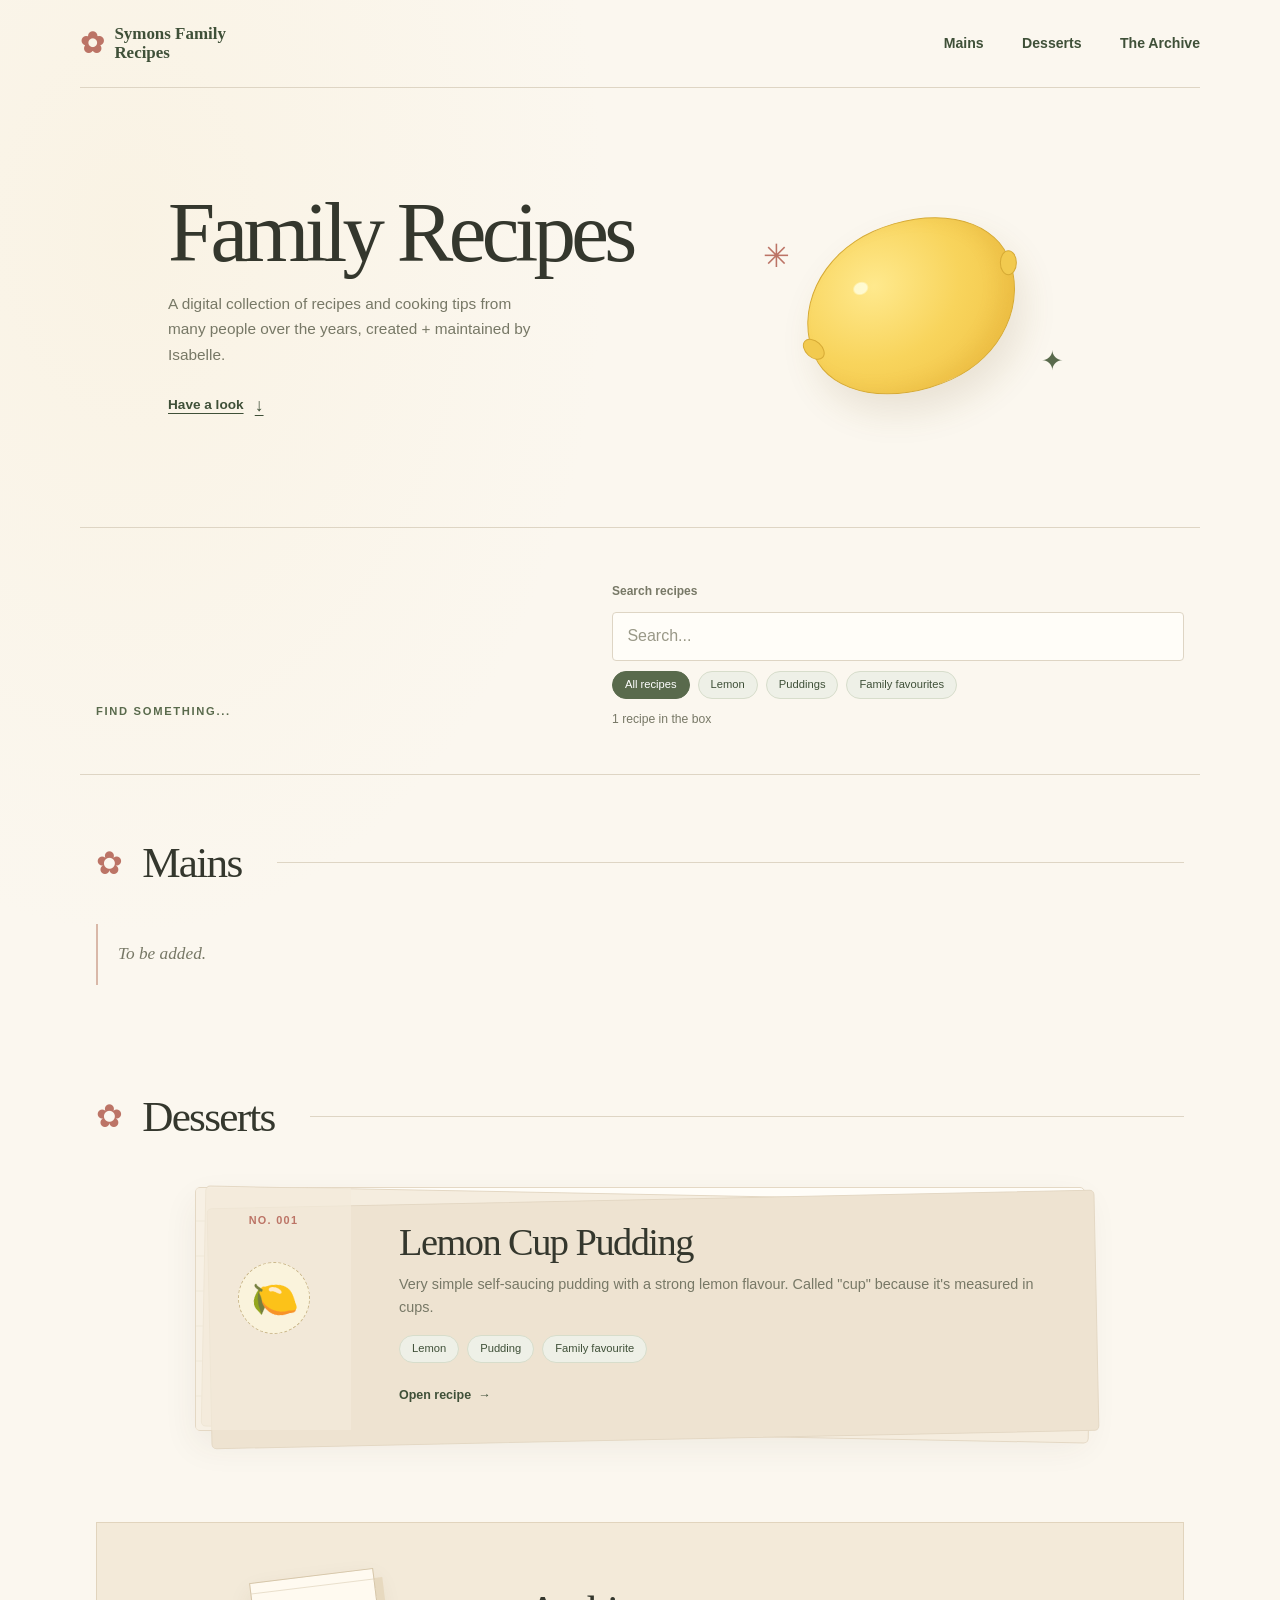
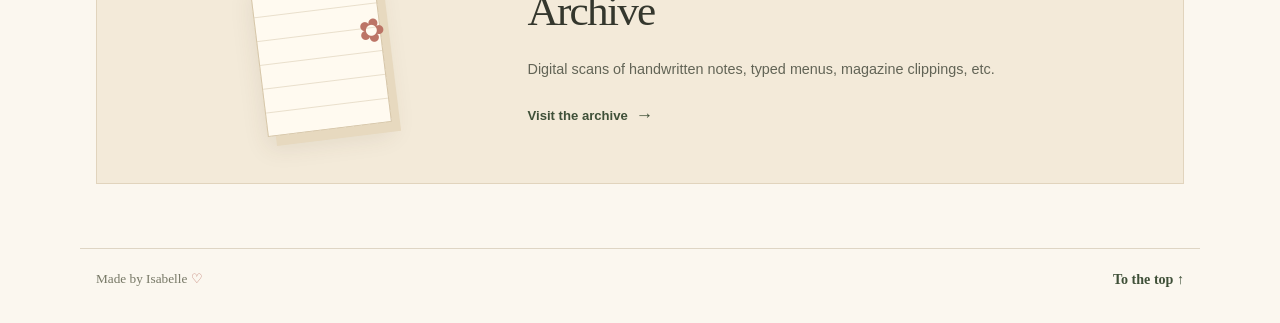
<file: index.html>
<!doctype html>
<html lang="en">
  <head>
    <meta charset="utf-8">
    <meta name="viewport" content="width=device-width, initial-scale=1">
    <meta name="theme-color" content="#f8f2e7">
    <meta name="description" content="A home for our recipes.">
    <title>SFR</title>
    <link rel="stylesheet" href="styles.css">
    <script src="script.js" defer></script>
  </head>
  <body>
    <a class="skip-link" href="#main">Skip to recipes</a>

    <header class="site-header">
      <a class="wordmark" href="#top" aria-label="Home">
        <span class="wordmark-icon" aria-hidden="true">✿</span>
        <span>Symons Family<br>Recipes</span>
      </a>
      <nav class="main-nav" aria-label="Main navigation">
        <a href="#mains">Mains</a>
        <a href="#desserts">Desserts</a>
        <a href="archive.html">The Archive</a>
      </nav>
    </header>

    <main id="main">
      <section class="welcome" id="top" aria-labelledby="welcome-title">
        <div class="welcome-copy">
          <h1 id="welcome-title">Family Recipes<br></h1>
          <p class="welcome-note">A digital collection of recipes and cooking tips from many people over the years, created + maintained by Isabelle.</p>
          <a class="browse-link" href="#desserts">Have a look <span aria-hidden="true">↓</span></a>
        </div>
        <div class="welcome-art" aria-label="A lemon illustration">
          <span class="art-sparkle sparkle-one" aria-hidden="true">✳</span>
          <span class="art-sparkle sparkle-two" aria-hidden="true">✦</span>
          <span class="lemon" aria-hidden="true"></span>
        </div>
      </section>

      <section class="browse-section" aria-labelledby="browse-title">
        <div class="section-heading">
          <p class="eyebrow">Find something...</p>
        </div>
        <div class="browse-tools">
          <label class="search-label" for="recipe-search">Search recipes</label>
          <input id="recipe-search" type="search" placeholder="Search..." autocomplete="off">
          <div class="tag-list" aria-label="Filter recipes by tag">
            <button class="tag-button is-active" type="button" data-tag="all" aria-pressed="true">All recipes</button>
            <button class="tag-button" type="button" data-tag="lemon" aria-pressed="false">Lemon</button>
            <button class="tag-button" type="button" data-tag="pudding" aria-pressed="false">Puddings</button>
            <button class="tag-button" type="button" data-tag="family-favourite" aria-pressed="false">Family favourites</button>
          </div>
          <p class="result-count" id="result-count" aria-live="polite"></p>
          <p class="no-results" id="no-results" hidden>Nothing found. Try another word or tag.</p>
        </div>
      </section>

      <section class="recipe-section" id="mains" data-recipe-section aria-labelledby="mains-title">
        <div class="category-heading">
          <span class="category-flower" aria-hidden="true">✿</span>
          <div>
            <h2 id="mains-title">Mains</h2>
          </div>
          <span class="category-rule" aria-hidden="true"></span>
        </div>
        <p class="empty-note">To be added.</p>
      </section>

      <section class="recipe-section" id="desserts" data-recipe-section aria-labelledby="desserts-title">
        <div class="category-heading">
          <span class="category-flower" aria-hidden="true">✿</span>
          <div>
            <h2 id="desserts-title">Desserts</h2>
          </div>
          <span class="category-rule" aria-hidden="true"></span>
        </div>

        <div class="recipe-list">
          <article class="recipe-card" data-tags="lemon pudding family-favourite">
            <div class="recipe-card-top">
              <span class="recipe-number">No. 001</span>
              <span class="recipe-doodle" aria-hidden="true">🍋</span>
            </div>
            <div class="recipe-card-content">
              <h3><a href="recipes/lemon-cup-pudding.html">Lemon Cup Pudding</a></h3>
              <p class="recipe-intro">Very simple self-saucing pudding with a strong lemon flavour. Called "cup" because it's measured in cups.</p>
              <div class="recipe-tags" aria-label="Recipe tags">
                <span>Lemon</span>
                <span>Pudding</span>
                <span>Family favourite</span>
              </div>
              <a class="recipe-card-cta" href="recipes/lemon-cup-pudding.html">Open recipe <span aria-hidden="true">→</span></a>
            </div>
          </article>
        </div>
      </section>

      <a class="archive-section" id="archive" href="archive.html">
        <div class="archive-art" aria-hidden="true">
          <span class="archive-paper"></span>
          <span class="archive-flower">✿</span>
        </div>
        <div class="archive-copy">
          <h2 id="archive-title">Archive</h2>
          <p>Digital scans of handwritten notes, typed menus, magazine clippings, etc.</p>
          <span class="archive-link-label">Visit the archive <span aria-hidden="true">→</span></span>
        </div>
      </a>
    </main>

    <footer class="site-footer">
      <p>Made by Isabelle <span aria-hidden="true">♡</span></p>
      <a href="#top">To the top ↑</a>
    </footer>
  </body>
</html>
</file>
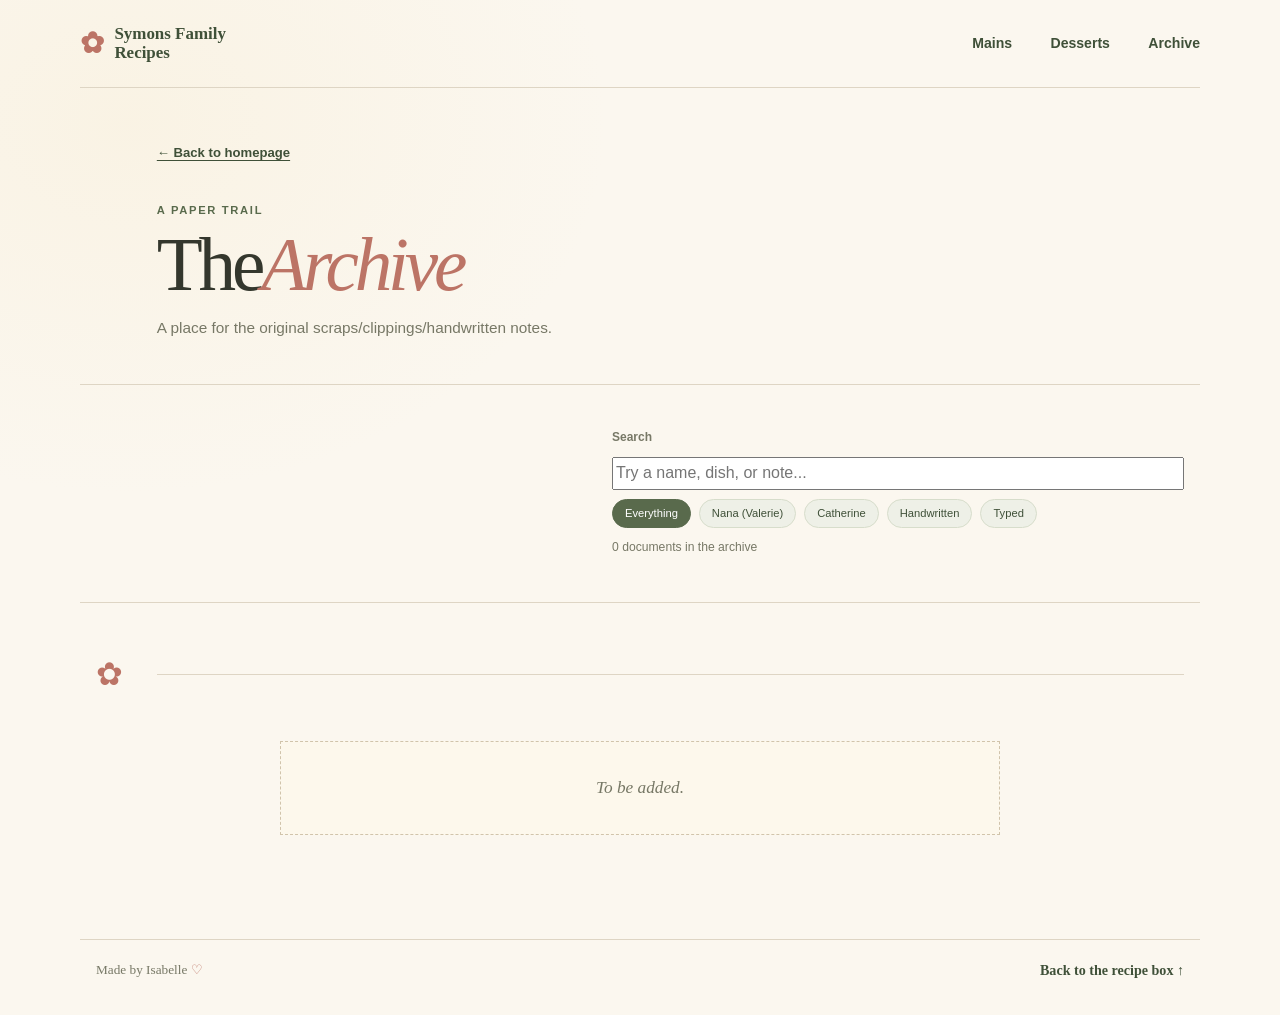
<file: archive.html>
<!doctype html>
<html lang="en">
  <head>
    <meta charset="utf-8">
    <meta name="viewport" content="width=device-width, initial-scale=1">
    <meta name="theme-color" content="#f8f2e7">
    <meta name="description" content="Scans and stories from the Symons family recipe archive.">
    <title>The Archive | Symons Family Recipes</title>
    <link rel="stylesheet" href="styles.css">
    <script src="archive.js" defer></script>
  </head>
  <body>
    <a class="skip-link" href="#main">Skip to archive</a>

    <header class="site-header">
      <a class="wordmark" href="index.html#top" aria-label="Symons Family Recipes home">
        <span class="wordmark-icon" aria-hidden="true">✿</span>
        <span>Symons Family<br>Recipes</span>
      </a>
      <nav class="main-nav" aria-label="Main navigation">
        <a href="index.html#mains">Mains</a>
        <a href="index.html#desserts">Desserts</a>
        <a href="archive.html" aria-current="page">Archive</a>
      </nav>
    </header>

    <main id="main">
      <section class="archive-welcome" aria-labelledby="archive-title">
        <a class="back-link" href="index.html">← Back to homepage</a>
        <p class="eyebrow">A paper trail</p>
        <h1 id="archive-title">The<span>Archive</span></h1>
        <p class="welcome-note">A place for the original scraps/clippings/handwritten notes.</p>
      </section>

      <section class="browse-section archive-browse" aria-labelledby="archive-browse-title">
        <div class="section-heading">
        </div>
        <div class="browse-tools">
          <label class="search-label" for="archive-search">Search</label>
          <input id="archive-search" type="search" placeholder="Try a name, dish, or note..." autocomplete="off">
          <div class="tag-list" aria-label="Filter archive items by tag">
            <button class="tag-button is-active" type="button" data-tag="all" aria-pressed="true">Everything</button>
            <button class="tag-button" type="button" data-tag="grandmother" aria-pressed="false">Nana (Valerie)</button>
            <button class="tag-button" type="button" data-tag="magazine" aria-pressed="false">Catherine</button>
            <button class="tag-button" type="button" data-tag="handwritten" aria-pressed="false">Handwritten</button>
            <button class="tag-button" type="button" data-tag="typed" aria-pressed="false">Typed</button>
          </div>
          <p class="result-count" id="archive-result-count" aria-live="polite"></p>
          <p class="no-results" id="archive-no-results" hidden>Nothing matches that search. Try another name or tag.</p>
        </div>
      </section>

      <section class="archive-index" aria-label="Archived recipe documents">
        <div class="archive-index-heading">
          <span class="category-flower" aria-hidden="true">✿</span>
          <span class="category-rule" aria-hidden="true"></span>
        </div>

        <p class="archive-empty" id="archive-empty">
           To be added.
        </p>

        <div class="archive-grid" id="archive-grid"></div>
      </section>

      <template id="archive-entry-template">
        <article class="archive-entry" data-tags="grandmother handwritten">
          <a class="archive-scan" href="images/archive/recipe-card.jpg">
            <img src="images/archive/recipe-card.jpg" alt="Scan of the original recipe card">
            <span class="scan-open">View original ↗</span>
          </a>
          <div class="archive-entry-copy">
            <p class="archive-entry-number">Document No. 001</p>
            <h2>Recipe card title</h2>
            <p class="archive-entry-note">Placeholder text.</p>
            <dl class="archive-details">
              <div><dt>From</dt><dd>Nana</dd></div>
              <div><dt>Type</dt><dd>Handwritten recipe card</dd></div>
            </dl>
            <div class="recipe-tags" aria-label="Document tags">
              <span>Nana</span>
              <span>Handwritten</span>
            </div>
          </div>
        </article>
      </template>
    </main>

    <footer class="site-footer">
      <p>Made by Isabelle <span aria-hidden="true">♡</span></p>
      <a href="index.html">Back to the recipe box ↑</a>
    </footer>
  </body>
</html>
</file>
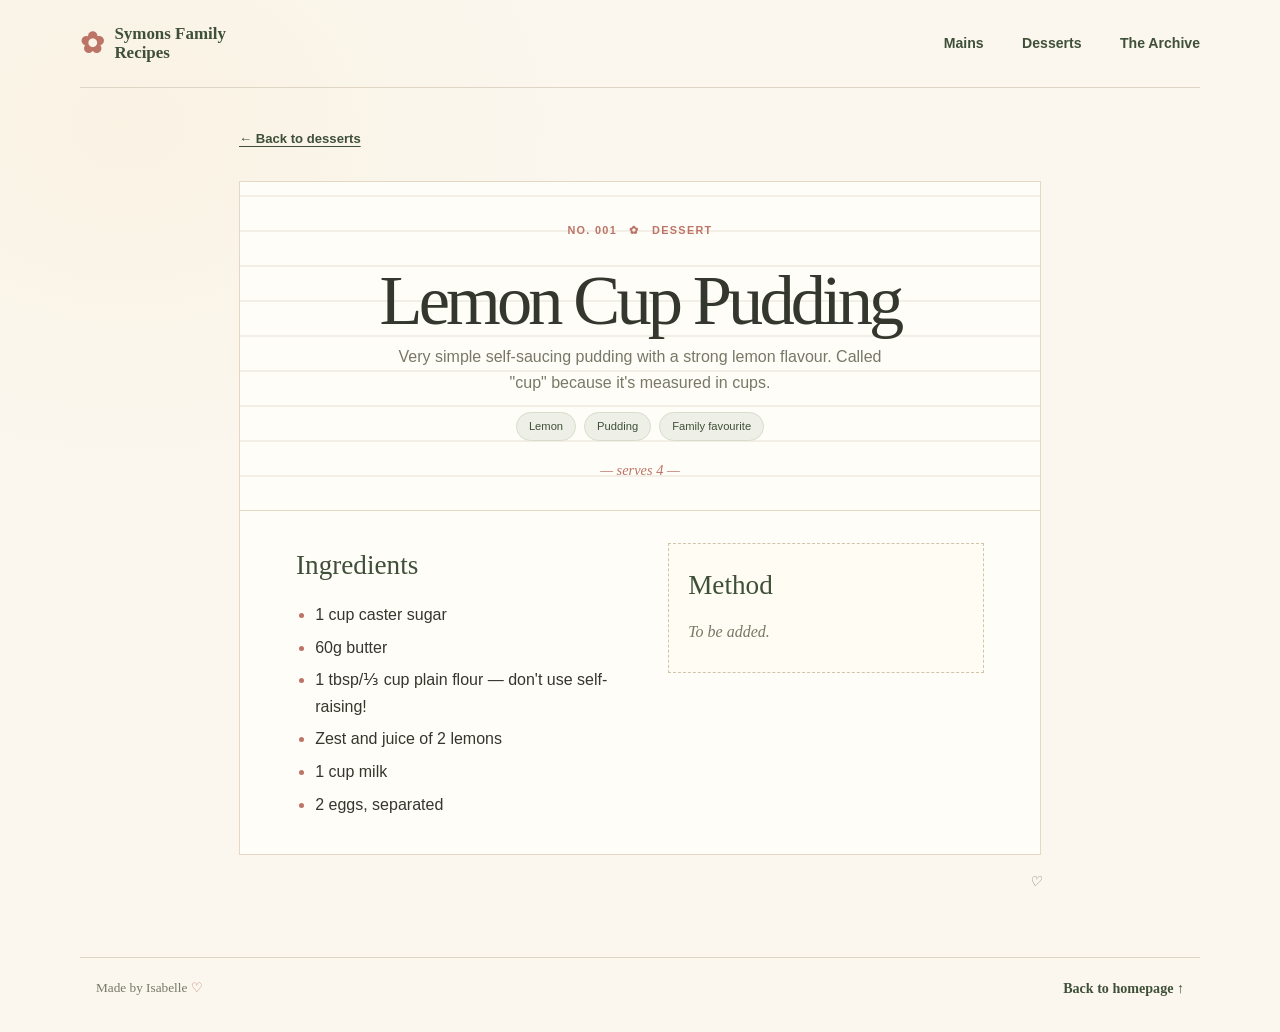
<file: recipes/lemon-cup-pudding.html>
<!doctype html>
<html lang="en">
  <head>
    <meta charset="utf-8">
    <meta name="viewport" content="width=device-width, initial-scale=1">
    <meta name="theme-color" content="#f8f2e7">
    <meta name="description" content="The family recipe for a very simple, strong lemon-flavoured self-saucing pudding.">
    <title>Lemon Cup Pudding | Symons Family Recipes</title>
    <link rel="stylesheet" href="../styles.css">
  </head>
  <body>
    <a class="skip-link" href="#main">Skip to recipe</a>

    <header class="site-header">
      <a class="wordmark" href="../index.html#top" aria-label="Symons Family Recipes home">
        <span class="wordmark-icon" aria-hidden="true">✿</span>
        <span>Symons Family<br>Recipes</span>
      </a>
      <nav class="main-nav" aria-label="Main navigation">
        <a href="../index.html#mains">Mains</a>
        <a href="../index.html#desserts">Desserts</a>
        <a href="../archive.html">The Archive</a>
      </nav>
    </header>

    <main id="main">
      <article class="recipe-page">
        <a class="back-link" href="../index.html#desserts">← Back to desserts</a>
        <header class="recipe-page-header">
          <div class="recipe-page-number">No. 001 <span aria-hidden="true">✿</span> Dessert</div>
          <h1>Lemon Cup Pudding</h1>
          <p class="recipe-page-intro">Very simple self-saucing pudding with a strong lemon flavour. Called "cup" because it's measured in cups.</p>
          <div class="recipe-tags" aria-label="Recipe tags">
            <span>Lemon</span>
            <span>Pudding</span>
            <span>Family favourite</span>
          </div>
          <p class="serves">— serves 4 —</p>
        </header>

        <div class="recipe-page-body">
          <section aria-labelledby="ingredients-title">
            <h2 id="ingredients-title">Ingredients</h2>
            <ul class="ingredient-list">
              <li>1 cup caster sugar</li>
              <li>60g butter</li>
              <li>1 tbsp/⅓ cup plain flour — don't use self-raising!</li>
              <li>Zest and juice of 2 lemons</li>
              <li>1 cup milk</li>
              <li>2 eggs, separated</li>
            </ul>
          </section>

          <section class="recipe-method" aria-labelledby="method-title">
            <h2 id="method-title">Method</h2>
            <p>To be added.</p>
          </section>
        </div>

        <p class="recipe-page-source">♡</p>
      </article>
    </main>

    <footer class="site-footer">
      <p>Made by Isabelle <span aria-hidden="true">♡</span></p>
      <a href="../index.html">Back to homepage ↑</a>
    </footer>
  </body>
</html>
</file>
<file: styles.css>
:root {
  color-scheme: light;
  --paper: #fbf7ef;
  --paper-deep: #f2e9d8;
  --ink: #34372d;
  --muted: #777866;
  --green: #596a4c;
  --green-dark: #3f5038;
  --rose: #bc7466;
  --yellow: #f3c94f;
  --line: #ded5c4;
  --serif: Georgia, 'Times New Roman', serif;
  --sans: 'Segoe UI', Arial, sans-serif;
}

* {
  box-sizing: border-box;
}

html {
  scroll-behavior: smooth;
}

body {
  margin: 0;
  background:
    radial-gradient(ellipse at 10% 12%, rgb(245 230 195 / 25%), transparent 30rem),
    var(--paper);
  color: var(--ink);
  font-family: var(--sans);
  line-height: 1.65;
}

a {
  color: inherit;
}

button,
input {
  font: inherit;
}

.skip-link {
  position: absolute;
  z-index: 5;
  top: 0.75rem;
  left: 0.75rem;
  padding: 0.6rem 0.9rem;
  transform: translateY(-160%);
  background: var(--ink);
  color: white;
}

.skip-link:focus {
  transform: translateY(0);
}

.site-header,
main,
.site-footer {
  width: min(1120px, calc(100% - 3rem));
  margin-inline: auto;
}

.site-header {
  min-height: 88px;
  display: flex;
  align-items: center;
  justify-content: space-between;
  border-bottom: 1px solid var(--line);
}

.wordmark {
  display: inline-flex;
  align-items: center;
  gap: 0.65rem;
  color: var(--green-dark);
  font-family: var(--serif);
  font-size: 1.06rem;
  font-weight: 600;
  line-height: 1.1;
  text-decoration: none;
}

.wordmark-icon {
  color: var(--rose);
  font-size: 1.8rem;
}

.main-nav {
  display: flex;
  gap: clamp(1rem, 3vw, 2.5rem);
  align-items: center;
}

.main-nav a,
.site-footer a {
  color: var(--green-dark);
  font-size: 0.88rem;
  font-weight: 600;
  text-decoration-color: transparent;
  text-underline-offset: 0.25em;
  transition: text-decoration-color 160ms ease;
}

.main-nav a:hover,
.site-footer a:hover {
  text-decoration-color: currentColor;
}

.welcome {
  position: relative;
  min-height: 440px;
  display: grid;
  grid-template-columns: 1.15fr 0.85fr;
  align-items: center;
  padding: 3.75rem 5.5rem 4rem;
  overflow: hidden;
  border-bottom: 1px solid var(--line);
}

.welcome-copy {
  position: relative;
  z-index: 1;
  max-width: 500px;
}

.eyebrow {
  margin: 0 0 0.55rem;
  color: var(--green);
  font-size: 0.7rem;
  font-weight: 700;
  letter-spacing: 0.15em;
  line-height: 1.5;
  text-transform: uppercase;
}

h1,
h2,
h3,
h4,
p {
  margin-top: 0;
}

h1,
h2,
h3 {
  font-family: var(--serif);
}

h1 {
  margin-bottom: 1rem;
  font-size: clamp(3.2rem, 7vw, 5.3rem);
  font-weight: 500;
  letter-spacing: -0.055em;
  line-height: 0.99;
}

h1 span {
  color: var(--rose);
  font-style: italic;
}

.welcome-note {
  max-width: 380px;
  margin-bottom: 1.5rem;
  color: var(--muted);
  font-size: 0.96rem;
}

.browse-link {
  display: inline-flex;
  gap: 0.7rem;
  align-items: center;
  color: var(--green-dark);
  font-size: 0.85rem;
  font-weight: 700;
  text-decoration-thickness: 1px;
  text-underline-offset: 0.28em;
}

.browse-link span {
  font-size: 1.1rem;
}

.welcome-art {
  position: relative;
  min-height: 290px;
  display: grid;
  place-items: center;
}

.lemon {
  position: relative;
  width: clamp(150px, 22vw, 218px);
  aspect-ratio: 1.3;
  transform: rotate(-24deg);
  border: 1px solid #d6aa35;
  border-radius: 48% 52% 47% 53% / 54% 46% 54% 46%;
  background:
    radial-gradient(ellipse at 32% 28%, rgb(255 255 227 / 80%) 0 3%, transparent 4%),
    radial-gradient(ellipse at 38% 30%, #ffe98d 0, #f8d45c 46%, #efbe40 100%);
  box-shadow: inset -12px -8px 18px rgb(195 135 22 / 14%), 0 20px 35px rgb(114 91 39 / 13%);
}

.lemon::before,
.lemon::after {
  position: absolute;
  top: 50%;
  width: 15px;
  height: 23px;
  border: 1px solid #d6aa35;
  border-radius: 50%;
  background: #f2ca4f;
  content: '';
}

.lemon::before {
  left: -7px;
  transform: translateY(-50%) rotate(-24deg);
}

.lemon::after {
  right: -7px;
  transform: translateY(-50%) rotate(24deg);
}

.art-sparkle {
  position: absolute;
  color: var(--rose);
}

.sparkle-one {
  top: 24%;
  left: 13%;
  font-size: 2rem;
}

.sparkle-two {
  right: 12%;
  bottom: 23%;
  color: var(--green);
  font-size: 1.7rem;
}

.art-caption {
  position: absolute;
  right: 10%;
  bottom: 4%;
  color: var(--green);
  font-family: var(--serif);
  font-size: 0.98rem;
  font-style: italic;
  transform: rotate(-7deg);
}

.welcome-stamp {
  position: absolute;
  top: 2.2rem;
  right: 0;
  width: 64px;
  height: 64px;
  display: grid;
  align-content: center;
  border: 1px solid var(--rose);
  border-radius: 50%;
  color: var(--rose);
  font-size: 0.54rem;
  font-weight: 700;
  line-height: 1.2;
  text-align: center;
  transform: rotate(12deg);
}

.browse-section {
  display: grid;
  grid-template-columns: 0.9fr 1.1fr;
  gap: 3rem;
  align-items: end;
  padding: 3.4rem 1rem 2.8rem;
  border-bottom: 1px solid var(--line);
}

.section-heading h2,
.category-heading h2,
.archive-copy h2 {
  margin-bottom: 0;
  font-size: clamp(2rem, 4vw, 2.7rem);
  font-weight: 500;
  letter-spacing: -0.04em;
}

.browse-tools {
  display: grid;
  grid-template-columns: 1fr;
  gap: 0.6rem;
}

.search-label {
  color: var(--muted);
  font-size: 0.75rem;
  font-weight: 700;
}

#recipe-search {
  width: 100%;
  min-height: 46px;
  padding: 0.65rem 0.9rem;
  border: 1px solid var(--line);
  border-radius: 4px;
  outline: none;
  background: #fffdf8;
  color: var(--ink);
}

#recipe-search:focus {
  border-color: var(--green);
  box-shadow: 0 0 0 3px rgb(89 106 76 / 15%);
}

#recipe-search::placeholder {
  color: #999887;
}

.tag-list,
.recipe-tags {
  display: flex;
  flex-wrap: wrap;
  gap: 0.5rem;
}

.tag-button,
.recipe-tags span {
  padding: 0.34rem 0.75rem;
  border: 1px solid #d7ddcb;
  border-radius: 999px;
  background: #eef0e7;
  color: var(--green-dark);
  font-size: 0.7rem;
  line-height: 1.4;
}

.tag-button {
  cursor: pointer;
}

.tag-button:hover,
.tag-button.is-active {
  border-color: var(--green);
  background: var(--green);
  color: white;
}

.tag-button:focus-visible {
  outline: 3px solid rgb(89 106 76 / 35%);
  outline-offset: 2px;
}

.result-count {
  min-height: 1.2em;
  margin: 0;
  color: var(--muted);
  font-size: 0.76rem;
}

.no-results {
  margin: 0.25rem 0 0;
  color: var(--muted);
  font-family: var(--serif);
  font-style: italic;
}

.recipe-section {
  padding: 3.3rem 1rem 2.7rem;
  scroll-margin-top: 1rem;
}

.category-heading {
  display: flex;
  gap: 1.2rem;
  align-items: center;
  margin-bottom: 1.6rem;
}

.category-heading .eyebrow {
  margin-bottom: 0.15rem;
}

.category-flower {
  color: var(--rose);
  font-size: 2rem;
}

.category-rule {
  height: 1px;
  flex: 1;
  margin-left: 1rem;
  background: var(--line);
}

.empty-note {
  max-width: 650px;
  margin: 0;
  padding: 1rem 1.25rem;
  border-left: 2px solid #d9b8a8;
  color: var(--muted);
  font-family: var(--serif);
  font-size: 1.08rem;
  font-style: italic;
}

.recipe-list {
  display: grid;
  gap: 1.5rem;
  padding: 0.6rem 0.45rem 1rem;
}

.recipe-card {
  position: relative;
  z-index: 0;
  isolation: isolate;
  width: min(100%, 890px);
  display: grid;
  grid-template-columns: 155px 1fr;
  margin: 0;
  justify-self: center;
  border: 1px solid #e4d8c4;
  border-radius: 5px;
  background-color: #fffdf8;
  background:
    linear-gradient(90deg, transparent 0 154px, rgb(195 133 102 / 20%) 154px 155px, transparent 155px),
    repeating-linear-gradient(0deg, #fffdf8 0 33px, #e8e1d4 34px, #fffdf8 35px);
  box-shadow: 0 14px 35px rgb(75 60 41 / 7%);
  transition: transform 180ms ease, box-shadow 180ms ease;
}

.recipe-card::before,
.recipe-card::after {
  position: absolute;
  z-index: -1;
  border: 1px solid #e4d8c4;
  border-radius: 5px;
  background: #f5eddf;
  content: '';
  inset: 0;
  pointer-events: none;
}

.recipe-card::before {
  transform: translate(7px, 6px) rotate(1.1deg);
}

.recipe-card::after {
  background: #eee3d1;
  transform: translate(13px, 11px) rotate(-1.2deg);
}

.recipe-card:hover,
.recipe-card:focus-within {
  z-index: 1;
  box-shadow: 0 18px 34px rgb(75 60 41 / 12%);
  transform: translateX(10px) rotate(0.3deg);
}

.recipe-card-top {
  display: grid;
  align-content: start;
  justify-items: center;
  gap: 2rem;
  padding: 1.5rem 0.6rem;
  background: rgb(244 235 220 / 70%);
  text-align: center;
}

.recipe-number {
  color: var(--rose);
  font-size: 0.68rem;
  font-weight: 700;
  letter-spacing: 0.12em;
  text-transform: uppercase;
}

.recipe-doodle {
  display: grid;
  width: 72px;
  height: 72px;
  place-items: center;
  border: 1px dashed #cbb88c;
  border-radius: 50%;
  background: #faf3dc;
  font-size: 2.35rem;
  transform: rotate(-9deg);
}

.recipe-card-content {
  padding: 2rem clamp(1.3rem, 4vw, 3rem) 1.4rem;
}

.recipe-kicker {
  margin-bottom: 0.2rem;
  color: var(--rose);
  font-family: var(--serif);
  font-size: 0.94rem;
  font-style: italic;
}

.recipe-card h3 {
  max-width: 650px;
  margin-bottom: 0.45rem;
  font-size: clamp(1.7rem, 3.7vw, 2.4rem);
  font-weight: 500;
  letter-spacing: -0.04em;
  line-height: 1.18;
}

.recipe-card h3 a {
  color: inherit;
  text-decoration-color: transparent;
  text-decoration-thickness: 1px;
  text-underline-offset: 0.18em;
  transition: color 160ms ease, text-decoration-color 160ms ease;
}

.recipe-card h3 a:hover,
.recipe-card h3 a:focus-visible {
  color: var(--green-dark);
  text-decoration-color: currentColor;
}

.recipe-card h3 a:focus-visible {
  border-radius: 2px;
  outline: 3px solid rgb(89 106 76 / 30%);
  outline-offset: 4px;
}

.recipe-intro {
  margin-bottom: 0.9rem;
  color: var(--muted);
  font-size: 0.9rem;
}

.recipe-tags {
  margin-bottom: 1.1rem;
}

.recipe-card-cta {
  display: inline-flex;
  gap: 0.45rem;
  align-items: center;
  color: var(--green-dark);
  font-size: 0.78rem;
  font-weight: 700;
  text-decoration-color: transparent;
  text-underline-offset: 0.22em;
  transition: text-decoration-color 160ms ease;
}

.recipe-card-cta:hover,
.recipe-card-cta:focus-visible {
  text-decoration-color: currentColor;
}

.recipe-card-cta:focus-visible {
  border-radius: 2px;
  outline: 3px solid rgb(89 106 76 / 30%);
  outline-offset: 4px;
}

.recipe-card-cta span {
  transition: transform 160ms ease;
}

.recipe-card:hover .recipe-card-cta span,
.recipe-card:focus-within .recipe-card-cta span {
  transform: translateX(4px);
}

.serves {
  margin: 0 0 1rem;
  color: var(--rose);
  font-family: var(--serif);
  font-size: 0.9rem;
  font-style: italic;
  text-align: center;
}

.recipe-columns {
  display: grid;
  grid-template-columns: 1fr 0.8fr;
  gap: 2rem;
}

.recipe-columns h4 {
  margin-bottom: 0.4rem;
  color: var(--green-dark);
  font-family: var(--serif);
  font-size: 1.3rem;
  font-weight: 600;
}

.recipe-columns ul {
  margin: 0;
  padding-left: 1.15rem;
}

.recipe-columns li {
  padding: 0.13rem 0;
  font-size: 0.87rem;
}

.recipe-columns li::marker {
  color: var(--rose);
}

.method-note {
  align-self: start;
  padding: 0.9rem 1rem;
  border: 1px dashed #d1c4ab;
  background: rgb(255 250 235 / 68%);
}

.method-note p {
  margin: 0;
  color: var(--muted);
  font-family: var(--serif);
  font-size: 0.9rem;
  font-style: italic;
}

.recipe-source {
  margin: 1.5rem 0 0;
  color: var(--muted);
  font-family: var(--serif);
  font-size: 0.82rem;
  font-style: italic;
  text-align: right;
}

.recipe-source span {
  color: var(--rose);
}

.recipe-page {
  max-width: 850px;
  margin: 0 auto;
  padding: 2.3rem clamp(0.5rem, 3vw, 1.5rem) 4rem;
}

.recipe-page .back-link {
  margin-bottom: 2rem;
}

.recipe-page-header {
  padding: 2.5rem clamp(1.2rem, 5vw, 3.5rem) 1.7rem;
  border: 1px solid #e4d8c4;
  background:
    repeating-linear-gradient(0deg, #fffdf8 0 33px, #e8e1d4 34px, #fffdf8 35px);
  text-align: center;
}

.recipe-page-number {
  margin-bottom: 1.6rem;
  color: var(--rose);
  font-size: 0.68rem;
  font-weight: 700;
  letter-spacing: 0.12em;
  text-transform: uppercase;
}

.recipe-page-number span {
  margin-inline: 0.5rem;
}

.recipe-page-header .recipe-kicker {
  margin-bottom: 0.3rem;
}

.recipe-page-header h1 {
  margin-bottom: 0.5rem;
  font-size: clamp(2.6rem, 6vw, 4.4rem);
}

.recipe-page-intro {
  max-width: 520px;
  margin: 0 auto 1rem;
  color: var(--muted);
}

.recipe-page-header .recipe-tags {
  justify-content: center;
}

.recipe-page-header .serves {
  margin: 1rem 0 0;
}

.recipe-page-body {
  display: grid;
  grid-template-columns: 1fr 1fr;
  gap: clamp(1.5rem, 5vw, 3.5rem);
  padding: 2rem clamp(1.2rem, 5vw, 3.5rem);
  border: 1px solid #e4d8c4;
  border-top: 0;
  background: #fffdf8;
}

.recipe-page-body h2 {
  margin-bottom: 0.7rem;
  color: var(--green-dark);
  font-family: var(--serif);
  font-size: 1.7rem;
  font-weight: 500;
}

.ingredient-list {
  margin: 0;
  padding-left: 1.2rem;
}

.ingredient-list li {
  padding: 0.2rem 0;
}

.ingredient-list li::marker {
  color: var(--rose);
}

.recipe-method {
  align-self: start;
  min-height: 130px;
  padding: 1.2rem;
  border: 1px dashed #d1c4ab;
  background: #fffcf4;
}

.recipe-method p {
  margin: 0;
  color: var(--muted);
  font-family: var(--serif);
  font-style: italic;
}

.recipe-page-source {
  margin: 1rem 0 0;
  color: var(--muted);
  font-family: var(--serif);
  font-size: 0.85rem;
  font-style: italic;
  text-align: right;
}

.recipe-page-source span {
  color: var(--rose);
}

.archive-section {
  display: grid;
  grid-template-columns: 0.7fr 1.3fr;
  gap: 3rem;
  align-items: center;
  margin: 2rem 1rem 4rem;
  padding: 2.5rem clamp(1.5rem, 5vw, 4rem);
  border: 1px solid #e1d4bd;
  background: #f3ead9;
  color: inherit;
  scroll-margin-top: 1rem;
  text-decoration: none;
  transition: border-color 160ms ease, box-shadow 160ms ease, transform 160ms ease;
}

.archive-section:hover,
.archive-section:focus-visible {
  border-color: #c9b99b;
  box-shadow: 0 12px 30px rgb(75 60 41 / 8%);
  transform: translateY(-2px);
}

.archive-section:focus-visible {
  outline: 3px solid rgb(89 106 76 / 35%);
  outline-offset: 3px;
}

.archive-art {
  position: relative;
  min-height: 180px;
  display: grid;
  place-items: center;
}

.archive-paper {
  width: 125px;
  height: 155px;
  border: 1px solid #d6c6a9;
  background: repeating-linear-gradient(0deg, #fffaf0 0 22px, #e9dfcc 23px, #fffaf0 24px);
  box-shadow: 8px 10px 0 #e7d9bf, 0 12px 25px rgb(75 60 41 / 10%);
  transform: rotate(-7deg);
}

.archive-flower {
  position: absolute;
  top: 23%;
  left: 62%;
  color: var(--rose);
  font-size: 2rem;
  transform: rotate(12deg);
}

.archive-copy h2 {
  margin-bottom: 0.7rem;
}

.archive-copy > p:not(.eyebrow) {
  max-width: 570px;
  margin-bottom: 0.65rem;
  color: #626456;
  font-size: 0.9rem;
}

.archive-copy .archive-reminder {
  color: var(--green-dark);
  font-size: 0.78rem;
  font-style: italic;
}

.archive-link-label {
  display: inline-flex;
  gap: 0.5rem;
  align-items: center;
  margin-top: 0.55rem;
  color: var(--green-dark);
  font-size: 0.82rem;
  font-weight: 700;
}

.archive-link-label span {
  font-size: 1.1rem;
  transition: transform 160ms ease;
}

.archive-section:hover .archive-link-label span,
.archive-section:focus-visible .archive-link-label span {
  transform: translateX(4px);
}

.archive-welcome {
  position: relative;
  padding: 3.2rem clamp(1rem, 6vw, 5.5rem) 2.7rem;
  border-bottom: 1px solid var(--line);
}

.back-link {
  display: inline-block;
  margin-bottom: 2.4rem;
  color: var(--green-dark);
  font-size: 0.82rem;
  font-weight: 700;
  text-underline-offset: 0.25em;
}

.archive-welcome h1 {
  margin-bottom: 0.8rem;
  font-size: clamp(2.7rem, 6vw, 4.7rem);
}

.archive-welcome h1 span {
  color: var(--rose);
  font-style: italic;
}

.archive-welcome .welcome-note {
  max-width: 610px;
  margin-bottom: 0;
}

.archive-welcome-stamp {
  position: absolute;
  top: 4.6rem;
  right: clamp(1rem, 6vw, 5.5rem);
  width: 68px;
  height: 68px;
  display: grid;
  align-content: center;
  border: 1px solid var(--rose);
  border-radius: 50%;
  color: var(--rose);
  font-size: 0.56rem;
  font-weight: 700;
  line-height: 1.2;
  text-align: center;
  transform: rotate(12deg);
}

.archive-browse {
  padding-top: 2.7rem;
}

.archive-index {
  min-height: 300px;
  padding: 2.8rem 1rem 4rem;
}

.archive-index-heading {
  display: flex;
  gap: 1.1rem;
  align-items: center;
  margin-bottom: 1.4rem;
}

.archive-index-heading p {
  margin: 0;
  color: var(--green-dark);
  font-family: var(--serif);
  font-size: 1.35rem;
  font-style: italic;
}

.archive-empty {
  max-width: 720px;
  margin: 2.5rem auto;
  padding: 2rem;
  border: 1px dashed #d1c4ab;
  background: rgb(255 250 235 / 60%);
  color: var(--muted);
  font-family: var(--serif);
  font-size: 1.08rem;
  font-style: italic;
  text-align: center;
}

.archive-grid {
  display: grid;
  grid-template-columns: repeat(2, minmax(0, 1fr));
  gap: 1.5rem;
}

.archive-entry {
  overflow: hidden;
  border: 1px solid #e4d8c4;
  background: #fffdf8;
  box-shadow: 0 10px 24px rgb(75 60 41 / 6%);
}

.archive-scan {
  position: relative;
  min-height: 220px;
  display: grid;
  place-items: center;
  overflow: hidden;
  background:
    radial-gradient(ellipse at 10% 12%, rgb(245 230 195 / 25%), transparent 18rem),
    #f2e9d8;
  color: var(--green-dark);
  text-decoration: none;
}

.archive-scan img {
  width: 100%;
  max-height: 420px;
  display: block;
  object-fit: contain;
}

.scan-open {
  position: absolute;
  right: 0.8rem;
  bottom: 0.8rem;
  padding: 0.38rem 0.65rem;
  border: 1px solid #e1d4bd;
  background: var(--paper);
  font-size: 0.72rem;
  font-weight: 700;
}

.archive-entry-copy {
  padding: 1.2rem 1.35rem 1.4rem;
}

.archive-entry-number {
  margin-bottom: 0.25rem;
  color: var(--rose);
  font-size: 0.66rem;
  font-weight: 700;
  letter-spacing: 0.12em;
  text-transform: uppercase;
}

.archive-entry h2 {
  margin-bottom: 0.4rem;
  font-family: var(--serif);
  font-size: 1.55rem;
  font-weight: 500;
  line-height: 1.2;
}

.archive-entry-note {
  margin-bottom: 0.9rem;
  color: var(--muted);
  font-size: 0.86rem;
}

.archive-details {
  display: grid;
  gap: 0.45rem;
  margin: 0 0 1rem;
  font-size: 0.78rem;
}

.archive-details div {
  display: grid;
  grid-template-columns: 4rem 1fr;
  gap: 0.6rem;
}

.archive-details dt {
  color: var(--muted);
  font-weight: 700;
}

.archive-details dd {
  margin: 0;
}

.archive-entry .recipe-tags {
  margin: 0;
}

.site-footer {
  display: flex;
  justify-content: space-between;
  gap: 1rem;
  padding: 1.2rem 1rem 2rem;
  border-top: 1px solid var(--line);
  color: var(--muted);
  font-family: var(--serif);
  font-size: 0.83rem;
}

.site-footer p {
  margin: 0;
}

.site-footer p span {
  color: var(--rose);
}

@media (max-width: 700px) {
  .site-header,
  main,
  .site-footer {
    width: min(100% - 1.5rem, 540px);
  }

  .site-header {
    min-height: 76px;
  }

  .main-nav {
    gap: 0.8rem;
  }

  .main-nav a {
    font-size: 0.74rem;
  }

  .welcome {
    min-height: unset;
    grid-template-columns: 1fr 0.72fr;
    padding: 3.4rem 0.6rem 3rem;
  }

  .welcome-art {
    min-height: 220px;
  }

  .welcome-stamp {
    top: 0.8rem;
    width: 52px;
    height: 52px;
  }

  .browse-section {
    grid-template-columns: 1fr;
    gap: 1.5rem;
    padding-inline: 0.5rem;
  }

  .recipe-section {
    padding-inline: 0.2rem;
  }

  .recipe-card {
    grid-template-columns: 76px 1fr;
    background:
      linear-gradient(90deg, transparent 0 75px, rgb(195 133 102 / 20%) 75px 76px, transparent 76px),
      repeating-linear-gradient(0deg, #fffdf8 0 33px, #e8e1d4 34px, #fffdf8 35px);
  }

  .recipe-card-top {
    gap: 1.2rem;
    padding: 1rem 0.25rem;
  }

  .recipe-number {
    font-size: 0.55rem;
    letter-spacing: 0.06em;
  }

  .recipe-doodle {
    width: 48px;
    height: 48px;
    font-size: 1.7rem;
  }

  .recipe-card-content {
    padding: 1.35rem 1rem 1rem;
  }

  .recipe-page-body {
    grid-template-columns: 1fr;
    gap: 1.6rem;
  }

  .recipe-columns {
    grid-template-columns: 1fr;
    gap: 1.4rem;
  }

  .archive-section {
    grid-template-columns: 1fr;
    gap: 1rem;
    margin-inline: 0;
    padding: 1.5rem;
  }

  .archive-welcome {
    padding: 2.2rem 0.6rem;
  }

  .archive-welcome-stamp {
    top: 5.5rem;
    width: 54px;
    height: 54px;
  }

  .archive-welcome h1 {
    max-width: calc(100% - 3.3rem);
  }

  .archive-index {
    padding-inline: 0.2rem;
  }

  .archive-grid {
    grid-template-columns: 1fr;
  }

  .archive-art {
    min-height: 140px;
  }
}

@media (max-width: 420px) {
  .wordmark {
    gap: 0.35rem;
    font-size: 0.92rem;
  }

  .wordmark-icon {
    font-size: 1.45rem;
  }

  .main-nav {
    gap: 0.55rem;
  }

  .main-nav a {
    font-size: 0.68rem;
  }

  .archive-welcome-stamp {
    right: 0.6rem;
  }

  .welcome {
    grid-template-columns: 1fr;
  }

  .welcome-art {
    min-height: 185px;
  }

  .lemon {
    width: 150px;
  }

  .sparkle-one {
    left: 20%;
  }

  .sparkle-two {
    right: 20%;
  }

  .recipe-card {
    grid-template-columns: 1fr;
    background: repeating-linear-gradient(0deg, #fffdf8 0 33px, #e8e1d4 34px, #fffdf8 35px);
  }

  .recipe-card:hover,
  .recipe-card:focus-within {
    transform: translateX(5px) rotate(0.2deg);
  }

  .recipe-card::after {
    transform: translate(7px, 8px) rotate(-1deg);
  }

  .recipe-card-top {
    grid-template-columns: 1fr auto;
    align-items: center;
    justify-items: start;
    padding: 0.8rem 1rem;
    border-bottom: 1px solid #e4d8c4;
  }

  .recipe-doodle {
    width: 42px;
    height: 42px;
    font-size: 1.45rem;
  }

  .site-footer {
    flex-direction: column;
  }
}

@media (prefers-reduced-motion: reduce) {
  html {
    scroll-behavior: auto;
  }

  *,
  *::before,
  *::after {
    transition-duration: 0.01ms !important;
  }
}
</file>
